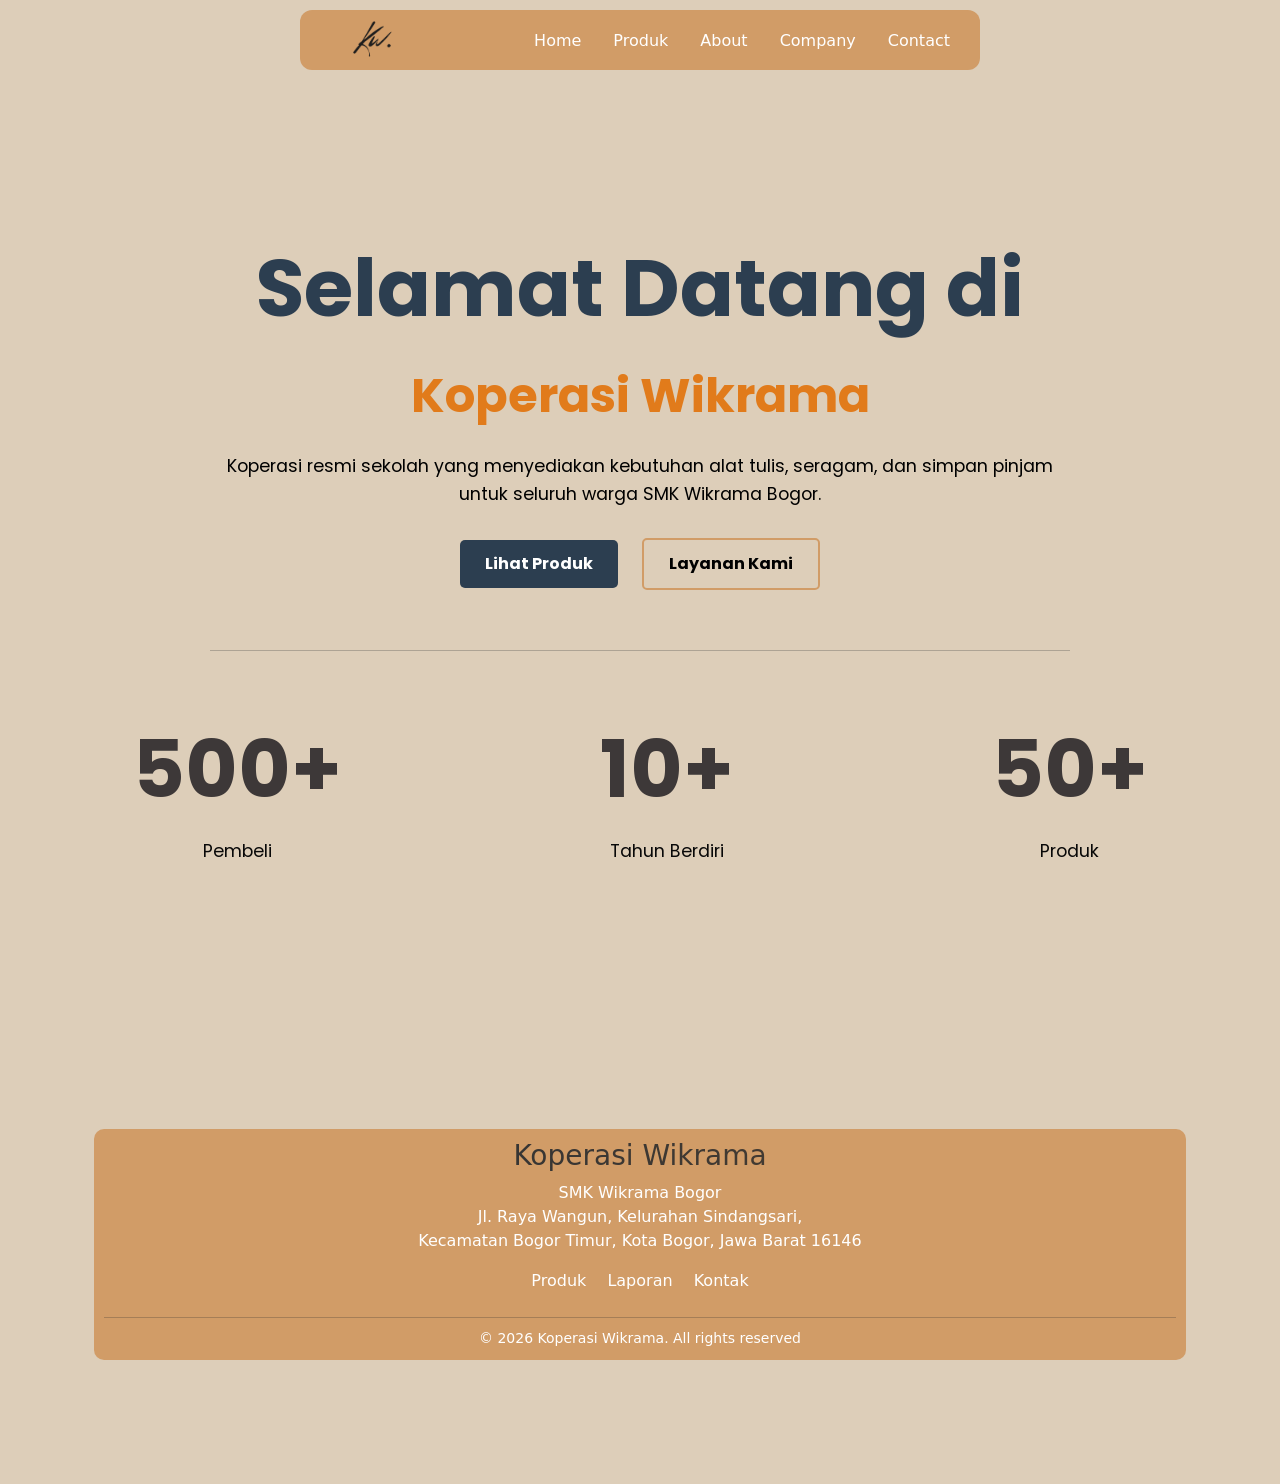
<file: index.html>
<!DOCTYPE html>
<html lang="en">

<head>
    <meta charset="UTF-8">
    <meta name="viewport" content="width=device-width, initial-scale=1.0">
    <!-- link bootstrap -->
    <link href="https://cdn.jsdelivr.net/npm/bootstrap@5.3.8/dist/css/bootstrap.min.css" rel="stylesheet"
        integrity="sha384-sRIl4kxILFvY47J16cr9ZwB07vP4J8+LH7qKQnuqkuIAvNWLzeN8tE5YBujZqJLB" crossorigin="anonymous">
    <!-- link font poppins -->
    <link rel="preconnect" href="https://fonts.googleapis.com">
    <link rel="preconnect" href="https://fonts.gstatic.com" crossorigin>
    <link
        href="https://fonts.googleapis.com/css2?family=Poppins:ital,wght@0,100;0,200;0,300;0,400;0,500;0,600;0,700;0,800;0,900;1,100;1,200;1,300;1,400;1,500;1,600;1,700;1,800;1,900&display=swap"
        rel="stylesheet">
    <!-- link animate -->
    <link rel="stylesheet" href="https://cdnjs.cloudflare.com/ajax/libs/animate.css/4.1.1/animate.min.css" />
    <!-- link style global -->
    <link rel="stylesheet" href="/src/style/global.css">
    <!-- link style navbar -->  
    <link rel="stylesheet" href="/src/style/component/navbar.css">
    <!-- link style footer -->
    <link rel="stylesheet" href="/src/style/component/footer.css">
    <!-- link style index -->
    <link rel="stylesheet" href="/src/style/index.css">

    <link rel="icon" type="image/png" href="/src/assets/images/Pavicon.png" sizes="512x512">
    <title>Koperasi Wikrama</title>
</head>

<body class="container-sm">
    <header class="container-sm">
        <nav id="navbar">
        </nav>
    </header>

    <main id="content" class="animate__animated animate__fadeInDown">

    </main>

    <footer id="footer" class="animate__animated animate__fadeInDown container-sm">
    </footer>
</body>


<!-- script navbar -->
<script src="/src/js/component/navbar.js"></script> 
<!-- script index -->
<script src="/src/js/index.js"></script>
<!-- script footer -->
<script src="/src/js/component/footer.js"></script>

</html>
</file>
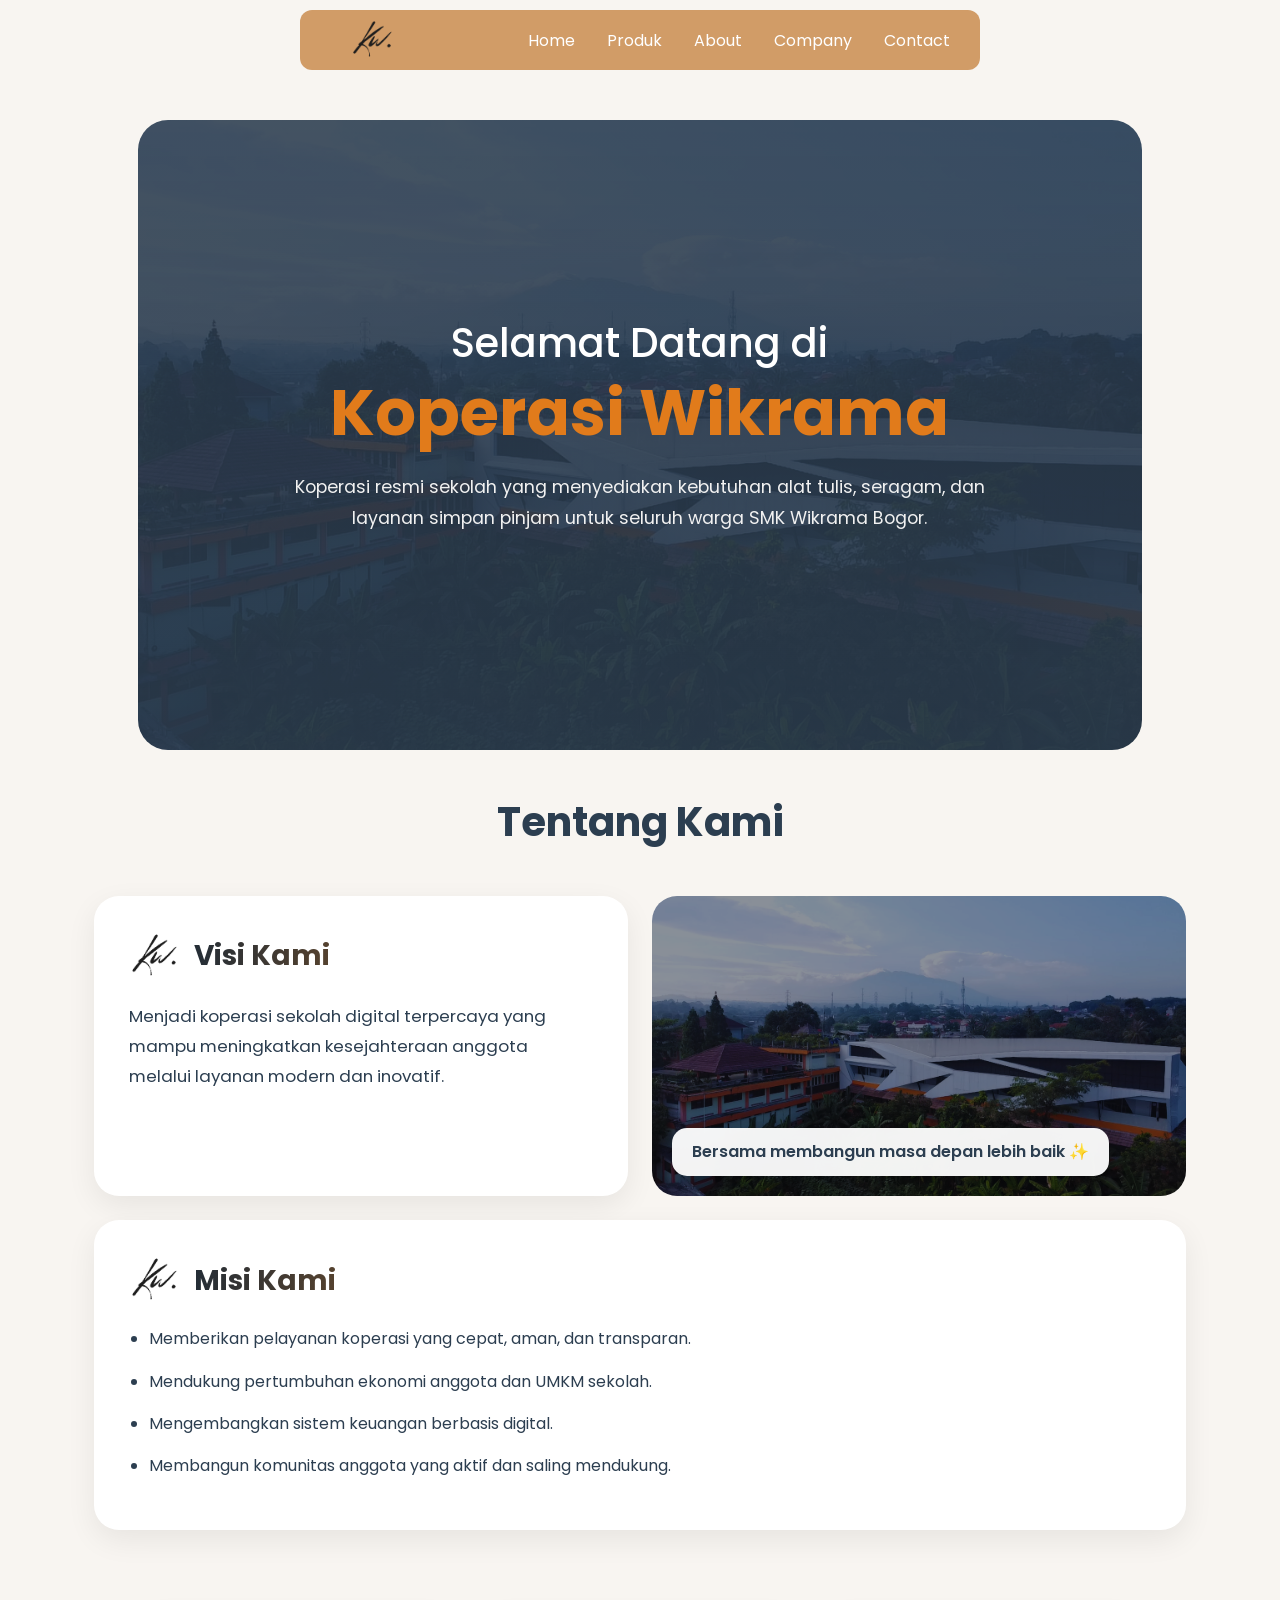
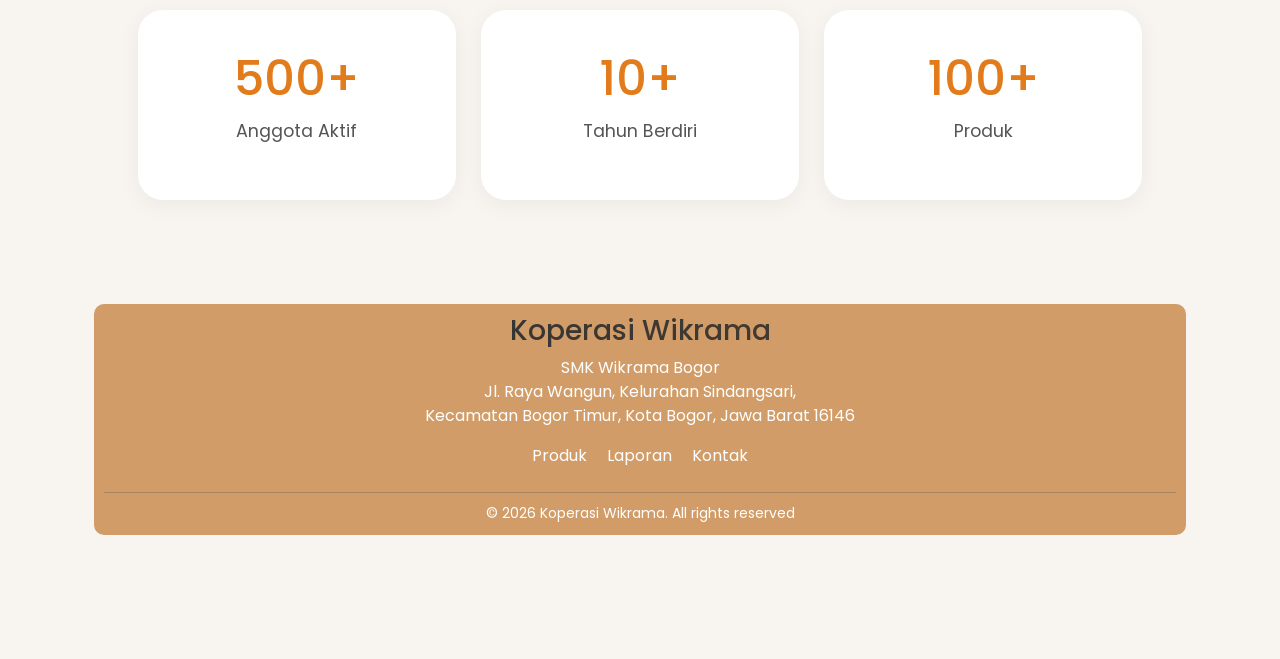
<file: about.html>
<!DOCTYPE html>
<html lang="en">

<head>
    <meta charset="UTF-8">
    <meta name="viewport" content="width=device-width, initial-scale=1.0">
    <!-- link bootstrap -->
    <link href="https://cdn.jsdelivr.net/npm/bootstrap@5.3.8/dist/css/bootstrap.min.css" rel="stylesheet"
        integrity="sha384-sRIl4kxILFvY47J16cr9ZwB07vP4J8+LH7qKQnuqkuIAvNWLzeN8tE5YBujZqJLB" crossorigin="anonymous">
    <!-- link font poppins -->
    <link rel="preconnect" href="https://fonts.googleapis.com">
    <link rel="preconnect" href="https://fonts.gstatic.com" crossorigin>
    <link
        href="https://fonts.googleapis.com/css2?family=Poppins:ital,wght@0,100;0,200;0,300;0,400;0,500;0,600;0,700;0,800;0,900;1,100;1,200;1,300;1,400;1,500;1,600;1,700;1,800;1,900&display=swap"
        rel="stylesheet">
    <!-- link animate -->
    <link rel="stylesheet" href="https://cdnjs.cloudflare.com/ajax/libs/animate.css/4.1.1/animate.min.css" />
    <!-- link style global -->
    <link rel="stylesheet" href="/src/style/global.css">
    <!-- link style navbar -->
    <link rel="stylesheet" href="/src/style/component/navbar.css">
    <!-- link style footer -->
    <link rel="stylesheet" href="/src/style/component/footer.css">
    <!-- link style about -->
    <link rel="stylesheet" href="/src/style/about.css">

    <link rel="icon" type="image/png" href="/src/assets/images/Pavicon.png" sizes="512x512">
    <title>Koperasi Wikrama</title>
</head>

<body class="container-sm">
    <header class="container-sm">
        <nav id="navbar">
        </nav>
    </header>

    <main id="content" class="about-page animate__animated animate__fadeIn">

        <!-- HERO -->
        <section class="hero-about text-center">
            <div class="hero-overlay">
                <h1>Selamat Datang di</h1>
                <h1 class="hero-title">Koperasi Wikrama</h1>

                <p class="hero-desc mx-auto">
                    Koperasi resmi sekolah yang menyediakan kebutuhan alat tulis,
                    seragam, dan layanan simpan pinjam untuk seluruh warga
                    SMK Wikrama Bogor.
                </p>
            </div>
        </section>

        <!-- VISI MISI -->
        <section class="container my-5">

            <h2 class="section-heading text-center">
                Tentang Kami
            </h2>

            <div class="row g-4 align-items-stretch">

                <!-- VISI -->
                <div class="col-lg-6">
                    <div class="custom-card h-100">
                        <div class="title-box">
                            <img src="/src/assets/images/Pavicon.png" alt="Logo">
                            <h3>Visi Kami</h3>
                        </div>

                        <p>
                            Menjadi koperasi sekolah digital terpercaya yang mampu
                            meningkatkan kesejahteraan anggota melalui layanan
                            modern dan inovatif.
                        </p>
                    </div>
                </div>

                <!-- IMAGE -->
                <div class="col-lg-6">
                    <div class="image-wrapper">
                        <img src="/src/assets/images/foto smk wikrama.png" alt="Foto Wikrama">

                        <div class="floating-badge">
                            Bersama membangun masa depan lebih baik ✨
                        </div>
                    </div>
                </div>

                <!-- MISI -->
                <div class="col-12">
                    <div class="custom-card">
                        <div class="title-box mb-3">
                            <img src="/src/assets/images/Pavicon.png" alt="Logo">
                            <h3>Misi Kami</h3>
                        </div>

                        <ul class="mission-list">
                            <li>Memberikan pelayanan koperasi yang cepat, aman, dan transparan.</li>
                            <li>Mendukung pertumbuhan ekonomi anggota dan UMKM sekolah.</li>
                            <li>Mengembangkan sistem keuangan berbasis digital.</li>
                            <li>Membangun komunitas anggota yang aktif dan saling mendukung.</li>
                        </ul>
                    </div>
                </div>

            </div>
        </section>

        <!-- STATISTIK -->
        <section class="stats-section">

            <div class="stat-box">
                <h2>500+</h2>
                <p>Anggota Aktif</p>
            </div>

            <div class="stat-box">
                <h2>10+</h2>
                <p>Tahun Berdiri</p>
            </div>

            <div class="stat-box">
                <h2>100+</h2>
                <p>Produk</p>
            </div>

        </section>

    </main>

    <footer id="footer" class="animate__animated animate__fadeInDown container-sm">
    </footer>
</body>


<!-- script navbar -->
<script src="/src/js/component/navbar.js"></script>
<!-- script index -->
<!-- <script src="/src/js/index.js"></script> -->
<!-- script footer -->
<script src="/src/js/component/footer.js"></script>

</html>
</file>
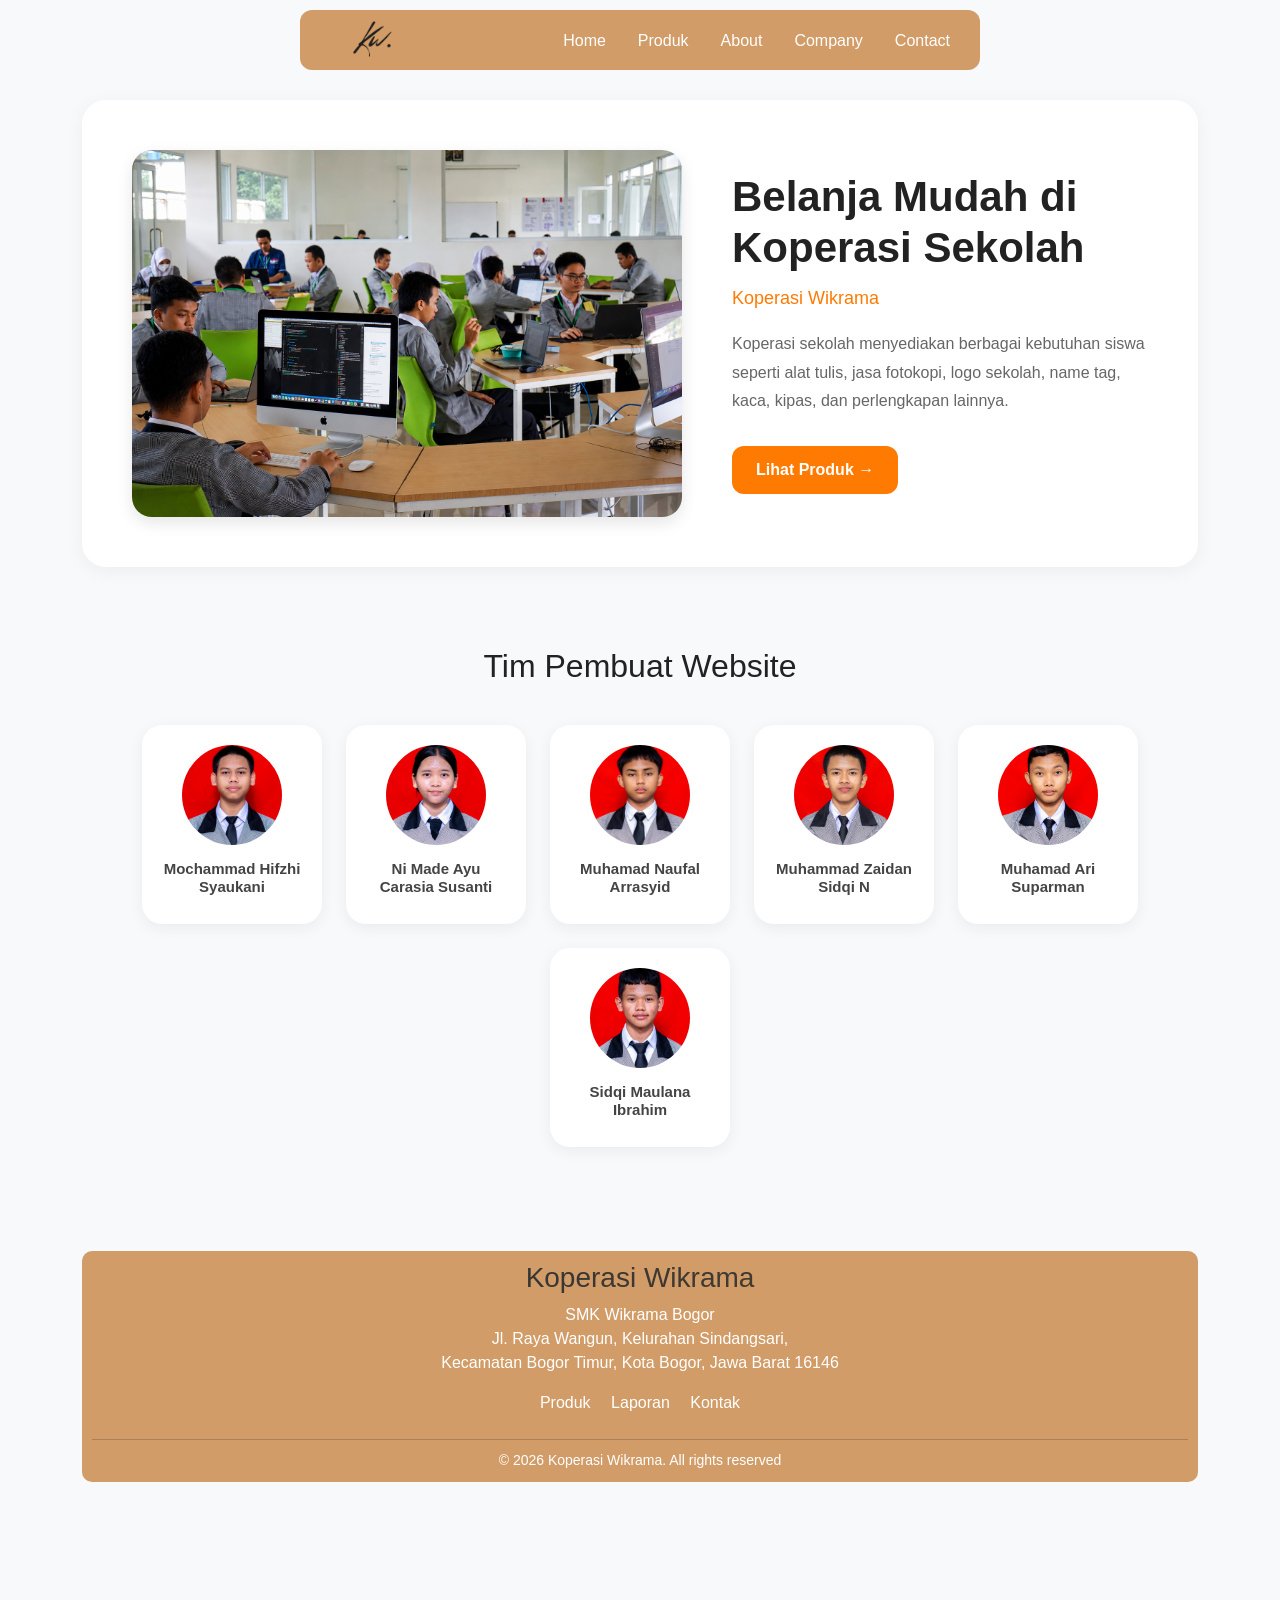
<file: company.html>
<!DOCTYPE html>
<html lang="en">

<head>
    <meta charset="UTF-8">
    <meta name="viewport" content="width=device-width, initial-scale=1.0">

    <!-- Bootstrap -->
    <link href="https://cdn.jsdelivr.net/npm/bootstrap@5.3.8/dist/css/bootstrap.min.css" rel="stylesheet">

    <!-- Animate CSS -->
    <link rel="stylesheet" href="https://cdnjs.cloudflare.com/ajax/libs/animate.css/4.1.1/animate.min.css" />

    <!-- CSS -->
    <link rel="stylesheet" href="/src/style/company.css">
    <link rel="stylesheet" href="/src/style/component/navbar.css">
    <link rel="stylesheet" href="/src/style/component/footer.css">

    <title>Koperasi Wikrama</title>
</head>

<body>
    <header class="container-sm">
        <nav id="navbar">
        </nav>
    </header>

    <main>
        <section class="company container animate__animated animate__fadeIn">

            <div class="hero">

                <div class="hero-image">
                    <img src="/src/assets/images/koperasi.png" alt="Koperasi Wikrama">
                </div>

                <div class="hero-text">
                    <h1>Belanja Mudah di Koperasi Sekolah</h1>

                    <h5>Koperasi Wikrama</h5>

                    <p>
                        Koperasi sekolah menyediakan berbagai kebutuhan siswa
                        seperti alat tulis, jasa fotokopi, logo sekolah,
                        name tag, kaca, kipas, dan perlengkapan lainnya.
                    </p>

                    <a href="produk.html" class="btn-custom">
                        Lihat Produk →
                    </a>
                </div>

            </div>

        </section>

        <section class="team container">

            <h2>Tim Pembuat Website</h2>

            <div class="team-container">

                <div class="member">
                    <img src="/src/assets/profile/foto formal hifzhi.jpg" alt="">
                    <h4>Mochammad Hifzhi Syaukani</h4>
                </div>

                <div class="member">
                    <img src="/src/assets/profile/foto formal kara.jpg.jpeg" alt="">
                    <h4>Ni Made Ayu Carasia Susanti</h4>
                </div>

                <div class="member">
                    <img src="/src/assets/profile/foto formal naufal.jpeg" alt="">
                    <h4>Muhamad Naufal Arrasyid</h4>
                </div>

                <div class="member">
                    <img src="/src/assets/profile/foto formal zaidan.JPG.jpeg" alt="">
                    <h4>Muhammad Zaidan Sidqi N</h4>
                </div>

                <div class="member">
                    <img src="/src/assets/profile/Ari.jpg.jpeg" alt="">
                    <h4>Muhamad Ari Suparman</h4>
                </div>

                <div class="member">
                    <img src="/src/assets/profile/foto formal sidqi.JPG.jpeg" alt="">
                    <h4>Sidqi Maulana Ibrahim</h4>
                </div>

            </div>

        </section>
    </main>

    <footer id="footer" class="animate__animated animate__fadeInDown container-sm">
    </footer>

</body>

<!-- script navbar -->
<script src="/src/js/component/navbar.js"></script>
<!-- script company -->
<script src="/src/js/company.js"></script>
<!-- script footer -->
<script src="/src/js/component/footer.js"></script>

</html>
</file>
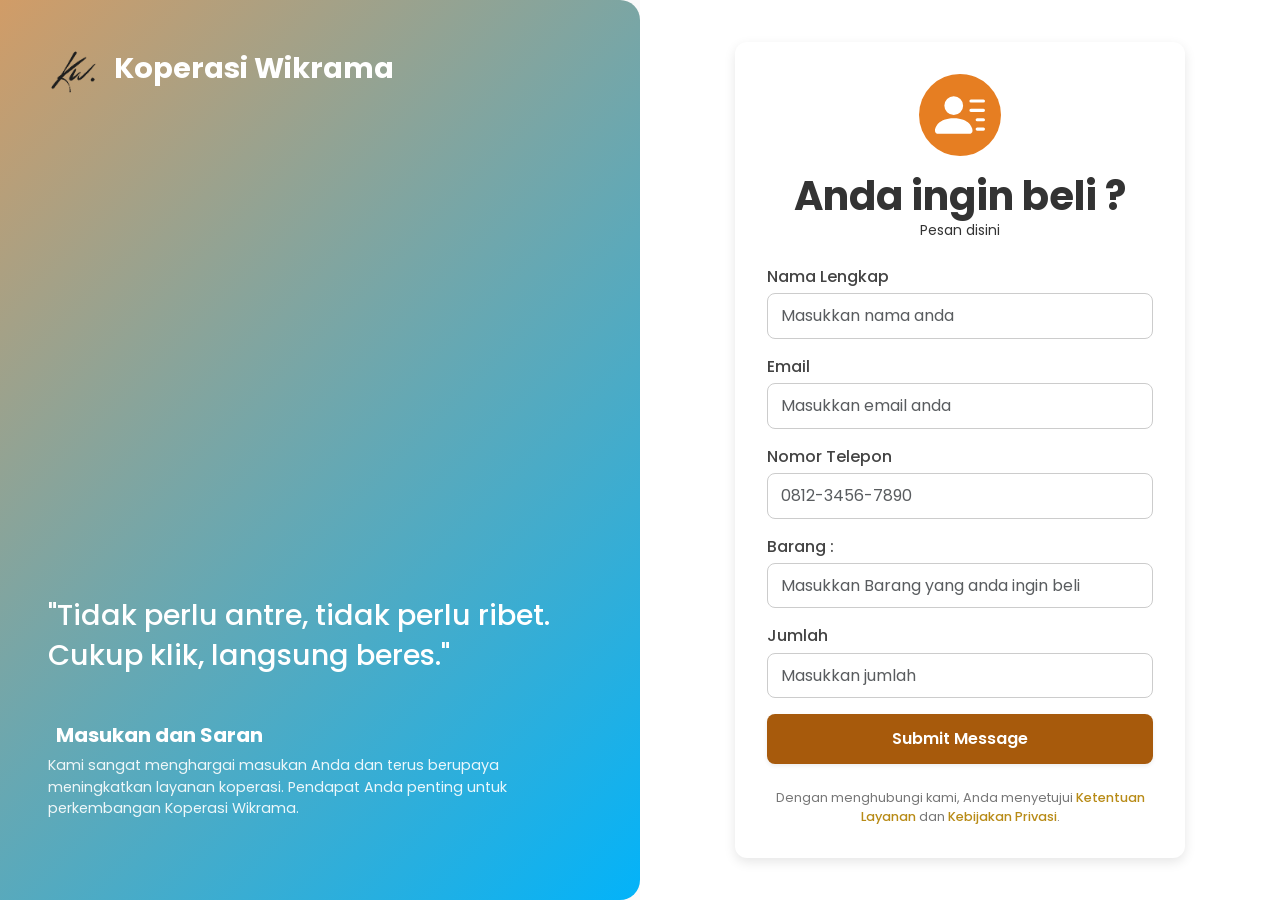
<file: contact.html>
<!DOCTYPE html>
<html lang="en">

<head>
    <meta charset="UTF-8">
    <meta name="viewport" content="width=device-width, initial-scale=1.0">
    <!-- link bootstrap -->
    <link href="https://cdn.jsdelivr.net/npm/bootstrap@5.3.8/dist/css/bootstrap.min.css" rel="stylesheet"
        integrity="sha384-sRIl4kxILFvY47J16cr9ZwB07vP4J8+LH7qKQnuqkuIAvNWLzeN8tE5YBujZqJLB" crossorigin="anonymous">
    <!-- link font poppins -->
    <link rel="preconnect" href="https://fonts.googleapis.com">
    <link rel="preconnect" href="https://fonts.gstatic.com" crossorigin>
    <link
        href="https://fonts.googleapis.com/css2?family=Poppins:ital,wght@0,100;0,200;0,300;0,400;0,500;0,600;0,700;0,800;0,900;1,100;1,200;1,300;1,400;1,500;1,600;1,700;1,800;1,900&display=swap"
        rel="stylesheet">
    <!-- link animate -->
    <link rel="stylesheet" href="https://cdnjs.cloudflare.com/ajax/libs/animate.css/4.1.1/animate.min.css" />
    <!-- link style global -->
    <link rel="stylesheet" href="/src/style/global.css">
    <!-- link style navbar -->
    <link rel="stylesheet" href="/src/style/component/navbar.css">
    <!-- link style footer -->
    <link rel="stylesheet" href="/src/style/component/footer.css">
    <!-- link style index -->
    <link rel="stylesheet" href="/src/style/kontak.css">

    <link rel="icon" type="image/png" href="/src/assets/images/Pavicon.png" sizes="512x512">
    <title>Koperasi Wikrama</title>
</head>

<body>
    <!-- <header class="container-sm">
        <nav id="navbar">
        </nav>
    </header> -->

    <main id="content" class="animate__animated animate__fadeInDown">
        <div class="container-fluid p-0 ">
            <div class="row min-vh-100 g-0">

                <div
                    class="col-md-6 d-none d-md-flex flex-column justify-content-between p-5 text-white contact-left-side">

                    <div class="">
                        <a href="/index.html" class="text-decoration-none text-white d-flex gap-3">
                            <img src="/src/assets/images/Pavicon.png" class="animate__animated animate__fadeInLeft"
                                style="height: 50px;">
                            <h1 class="fw-bold mb-3 animate__animated animate__fadeInDown">Koperasi Wikrama</h1>
                        </a>
                    </div>

                    <div class="mb-3">
                        <div class="mb-4">
                            <h1 class="animate__animated animate__jackInTheBox"> "Tidak perlu antre, tidak perlu ribet.
                                Cukup klik, langsung beres."</h1>
                        </div>

                        <div class="mb-0 mt-5 animate__animated animate__fadeInUp">
                            <h5 class="fw-bold mb-2"><i class="bi bi-lightbulb me-2 contact-icon"></i> Masukan dan Saran
                            </h5>
                            <p class="contact-desc-small">Kami sangat menghargai masukan Anda dan terus berupaya
                                meningkatkan layanan koperasi.
                                Pendapat Anda penting untuk perkembangan Koperasi Wikrama.</p>
                        </div>
                    </div>
                </div>

                <div class="col-12 col-md-6 d-flex align-items-center justify-content-center contact-right-side ">

                    <div class="w-100 contact-form-card animate__animated animate__bounceInLeft"
                        style="color: var(--teks-form) !important;">
                        <div class="text-center mb-4">
                            <div class="d-inline-flex p-3 bg-light rounded-circle mb-3"
                                style="background: #e67e22 !important;">
                                <svg xmlns="http://www.w3.org/2000/svg" width="50" height="50" fill="white"
                                    class="bi bi-person-lines-fill" viewBox="0 0 16 16">
                                    <path
                                        d="M6 8a3 3 0 1 1 0-6 3 3 0 0 1 0 6m-5 6s-1 0-1-1 1-4 6-4 6 3 6 4-1 1-1 1zM11 3.5a.5.5 0 0 1 .5-.5h4a.5.5 0 0 1 0 1h-4a.5.5 0 0 1-.5-.5m.5 2.5a.5.5 0 0 0 0 1h4a.5.5 0 0 0 0-1zm2 3a.5.5 0 0 0 0 1h2a.5.5 0 0 0 0-1zm0 3a.5.5 0 0 0 0 1h2a.5.5 0 0 0 0-1z" />
                                </svg>
                            </div>
                            <h1 class="fw-bold m-0">Anda ingin beli ?</h1>
                            <p class="text-muted small" style="color: var(--teks-form) !important;">Pesan disini </p>
                        </div>

                        <form id="contact">
                            <div class="mb-3">
                                <label for="nama" class="form-label contact-label">Nama Lengkap</label>
                                <input type="text" class="form-control contact-input" id="nama"
                                    placeholder="Masukkan nama anda" required>
                            </div>

                            <div class="mb-3">
                                <label for="email" class="form-label contact-label">Email</label>
                                <input type="email" class="form-control contact-input" id="email"
                                    placeholder="Masukkan email anda" required>
                            </div>

                            <div class="mb-3">
                                <label for="tel" class="form-label contact-label">Nomor Telepon</label>
                                <div class="input-group">
                                    <input type="tel" class="form-control contact-input" id="tel"
                                        placeholder="0812-3456-7890" required>
                                </div>
                            </div>

                            <div class="mb-3">
                                <label for="Barang" class="form-label contact-label">Barang :</label>
                                <input type="text" id="barang" class="form-control contact-input"
                                    placeholder="Masukkan Barang yang anda ingin beli" required>
                            </div>

                            <div class="mb-3">
                                <label for="jumlah" class="form-label contact-label">Jumlah</label>
                                <input type="number" id="jumlah" class="form-control contact-input" min="1"
                                    placeholder="Masukkan jumlah" required>
                            </div>

                            <button type="submit" class="contact-btn-submit w-100 fw-semibold shadow-sm mb-4">Submit
                                Message</button>

                            <p class="contact-terms-text text-center m-0">
                                Dengan menghubungi kami, Anda menyetujui <a href="#""
                                    class=" text-decoration-none">Ketentuan Layanan</a> dan
                                <a href="#" class="text-decoration-none">Kebijakan Privasi</a>.
                            </p>
                        </form>

                    </div>
                </div>

            </div>
        </div>
    </main>

    <!-- <footer id="footer" class="animate__animated animate__fadeInDown container-sm">
    </footer> -->
</body>


<!-- script navbar -->
<script src="/src/js/component/navbar.js"></script>
<!-- script kontak -->
<script src="/src/js/kontak.js"></script>
<!-- script footer -->
<script src="/src/js/component/footer.js"></script>

</html>
</file>
<file: src/style/global.css>
body {
  /* background: linear-gradient(to top right, #F3904F, #808080); */
  background-color: rgb(221, 206, 185);
  /* background-image: url(/src/assets/images/foto\ smk\ wikrama.png); */
  /* background-size: auto;
    background-repeat: no-repeat;
    background-position: center;  */
}
</file>
<file: src/style/component/navbar.css>
/* Blok navbar (logo + menu) */
.navbar {
  background-color: #d19c67;   /* warna background */
  border-radius: 12px;           /* sudut melengkung */
  margin: 10px 300px;            /* jarak kiri-kanan */
  padding: 0 10px;               /* jarak kiri-kanan */
  padding-bottom: 15px;
  height: 60px;                  /* tinggi kotak navbar */
  display: flex;                 /* aktifkan flexbox */
  align-items: center;           /* isi rata tengah vertikal */
  position: fixed;         /* navbar tetap di atas */
  top: 0;
  left: 0;
  right: 0;
  z-index: 1000;
  /* margin-bottom: 100px; */
}

/* Link di dalam navbar */
.navbar .nav-link {
  color: #ffffff;
}

.navbar .nav-link:hover {
  /* border: 1px solid #222; */
  border-radius: 5px;
  transition: 0.3s ease-in-out;
  transform: scale(1.1);
  color: #d1d1d1;
}

/* Logo brand */
.navbar .navbar-brand {
  color: #222;
  /* font-weight: bold; */
}
</file>
<file: src/style/component/footer.css>
footer .container {
  /* margin-top: 100px; */
  background-color: #d19c67;
  border-radius: 10px;
  padding: 10px;
  margin-bottom: 100px;
}

h3 {
  font-size: 28px;
  background: linear-gradient(90deg, #242d36, #55422f);
  -webkit-background-clip: text;
  -webkit-text-fill-color: transparent;
}

.footer-section p,
.footer-section a,
.footer-section small {
  color: #fff; /* teks putih */
}
</file>
<file: src/style/index.css>
/* Styling untuk main content */
#content {
  max-width: 900px;
  margin: 200px auto;
  text-align: center;
  font-family: poppins;
  padding: 20px;
}

/* Judul utama */
#content h1 {
  font-size: 5rem;
  color: #2c3e50;
  margin: 20px 0;
  font-weight: 700;
}

/* span */
#content span {
  font-size: 3rem;
  color: #e17b1b;
  margin: 40px 0;
  font-weight: 700;
}

/* Paragraf */
#content p {
  font-size: 1.1rem;
  color: #000000;
  line-height: 1.6;
  margin: 20px 0;
}

/* kolom-angka */
#content .kolom-angka{
  display: flex;
  justify-content: center;
}
#content .kolom-angka .angka h1 {
  color: #3d3838 !important;
}
#content .kolom-angka .angka p {
  color: #080808 !important;
}

/* Tombol umum */
#content a {
  display: inline-block;
  margin: 10px;
  padding: 12px 25px;
  text-decoration: none;
  font-weight: bold;
  border-radius: 5px;
  transition: 0.3s;
}

hr {
  margin-top: 50px;
  margin-bottom: 50px;
}

/* Tombol Produk */
.showProduck {
  background: #2c3e50;
  color: #fff;
}

.showProduck:hover {
  background: #242d36;
  transform: translateY(10px);
}

/* Tombol Layanan */
.Service {
  color: #000000;
  border: 2px solid #d19c67;
}

.Service:hover {
  background: #d19c67;
  color: #fff;
  transform: translateY(10px);
}

.kolom-angka {
  display: flex;
  gap: 30%;
}
</file>
<file: src/style/about.css>
* {
  margin: 0;
  padding: 0;
  box-sizing: border-box;
  font-family: "Poppins", sans-serif;
}

body {
  background: #f8f5f1;
  color: #2c3e50;
  overflow-x: hidden;
}

/* HERO */
.hero-about {
  margin-top: 120px;
  width: 90%;
  margin-inline: auto;
  min-height: 70vh;

  background:
    linear-gradient(rgba(44, 62, 80, 0.75), rgba(44, 62, 80, 0.85)),
    url("/src/assets/images/foto smk wikrama.png");

  background-size: cover;
  background-position: center;

  border-radius: 30px;

  display: flex;
  justify-content: center;
  align-items: center;

  padding: 50px;
  text-align: center;
}

.hero-overlay h1 {
  color: white;
  font-size: 2.5rem;
}

.hero-title {
  font-size: 4rem !important;
  font-weight: 700;
  color: #e17b1b !important;
}

.hero-desc {
  max-width: 700px;
  margin-top: 20px;
  color: #f1f1f1;
  font-size: 1.1rem;
  line-height: 1.8;
}

/* SECTION TITLE */
.section-heading {
  font-size: 2.5rem;
  margin-bottom: 50px;
  font-weight: 700;
}

/* CARD */
.custom-card {
  background: white;
  padding: 35px;
  border-radius: 25px;
  box-shadow: 0 10px 30px rgba(0, 0, 0, 0.07);
  transition: 0.3s;
}

.custom-card:hover {
  transform: translateY(-8px);
}

.title-box {
  display: flex;
  align-items: center;
  gap: 15px;
}

.title-box img {
  width: 50px;
  height: 50px;
}

.title-box h3 {
  margin: 0;
  font-weight: 700;
}

.custom-card p {
  margin-top: 20px;
  line-height: 1.8;
  font-size: 1.05rem;
}

/* IMAGE */
.image-wrapper {
  position: relative;
  overflow: hidden;
  border-radius: 25px;
  height: 100%;
}

.image-wrapper img {
  width: 100%;
  height: 100%;
  object-fit: cover;
  transition: 0.5s;
}

.image-wrapper:hover img {
  transform: scale(1.05);
}

/* FLOATING BADGE */
.floating-badge {
  position: absolute;
  bottom: 20px;
  left: 20px;

  background: rgba(255, 255, 255, 0.95);
  backdrop-filter: blur(10px);

  padding: 12px 20px;
  border-radius: 15px;

  font-weight: 600;
  color: #2c3e50;

  box-shadow: 0 5px 20px rgba(0, 0, 0, 0.15);
}

/* MISSION */
.mission-list {
  margin-top: 20px;
  padding-left: 20px;
}

.mission-list li {
  margin-bottom: 15px;
  line-height: 1.7;
}

/* STATS */
.stats-section {
  width: 90%;
  margin: 80px auto;

  display: grid;
  grid-template-columns: repeat(auto-fit, minmax(220px, 1fr));
  gap: 25px;
}

.stat-box {
  background: white;
  padding: 40px 20px;
  border-radius: 25px;
  text-align: center;

  box-shadow: 0 5px 25px rgba(0, 0, 0, 0.05);

  transition: 0.3s;
}

.stat-box:hover {
  transform: translateY(-10px);
}

.stat-box h2 {
  font-size: 3rem;
  color: #e17b1b;
  margin-bottom: 10px;
}

.stat-box p {
  font-size: 1.1rem;
  color: #555;
}

/* RESPONSIVE */
@media (max-width: 768px) {
  .hero-title {
    font-size: 2.8rem !important;
  }

  .hero-overlay h1 {
    font-size: 2rem;
  }

  .hero-desc {
    font-size: 1rem;
  }

  .section-heading {
    font-size: 2rem;
  }
}
</file>
<file: src/style/company.css>
* {
  margin: 0;
  padding: 0;
  box-sizing: border-box;
}

body {
  font-family: "Poppins", sans-serif;
  background: #f8f9fa;
  color: #333;
}

.company {
  padding-top: 100px;
}

.hero {
  display: flex;
  align-items: center;
  justify-content: space-between;
  gap: 50px;

  background: #fff;

  padding: 50px;
  border-radius: 24px;

  box-shadow: 0 4px 20px rgba(0, 0, 0, 0.05);
}

.hero-image img {
  width: 100%;
  max-width: 550px;

  border-radius: 20px;
  object-fit: cover;

  box-shadow: 0 6px 16px rgba(0, 0, 0, 0.1);
}

.hero-text {
  flex: 1;
}

.hero-text h1 {
  font-size: 42px;
  font-weight: 700;

  line-height: 1.2;
  margin-bottom: 15px;

  color: #222;
}

.hero-text h5 {
  font-size: 18px;
  font-weight: 500;

  color: #ff7a00;

  margin-bottom: 20px;
}

.hero-text p {
  font-size: 16px;
  line-height: 1.8;

  color: #666;

  margin-bottom: 30px;
}

.btn-custom {
  display: inline-block;

  padding: 12px 24px;

  background: #ff7a00;
  color: white;

  border-radius: 12px;

  text-decoration: none;
  font-weight: 600;

  transition: 0.3s ease;
}

.btn-custom:hover {
  background: #e86d00;
  transform: translateY(-3px);
}

.team {
  margin-top: 80px;
  margin-bottom: 80px;

  text-align: center;
}

.team h2 {
  font-size: 32px;
  margin-bottom: 40px;

  color: #222;
}

.team-container {
  display: flex;
  justify-content: center;
  flex-wrap: wrap;

  gap: 24px;
}

.member {
  background: white;

  width: 180px;
  padding: 20px;

  border-radius: 20px;

  box-shadow: 0 4px 16px rgba(0, 0, 0, 0.06);

  transition: 0.3s ease;
}

.member:hover {
  transform: translateY(-6px);
}

.member img {
  width: 100px;
  height: 100px;

  object-fit: cover;
  border-radius: 50%;

  margin-bottom: 15px;
}

.member h4 {
  font-size: 15px;
  font-weight: 600;

  color: #444;
}
</file>
<file: src/style/kontak.css>
/* ====== Global ====== */
body {
    font-family: 'Poppins', sans-serif;
    background-color: #f9f9f9;
    color: #333;
}

/* ====== Left Side ====== */
.contact-left-side {
    background: linear-gradient(135deg, #d19c67, #03b3f9);
    border-radius: 0 20px 20px 0;
}

.contact-left-side h1 {
    font-size: 1.8rem;
    line-height: 1.4;
}

.contact-desc-small {
    font-size: 0.9rem;
    opacity: 0.9;
}

/* ====== Right Side ====== */
.contact-right-side {
    background-color: #fff;
    padding: 2rem;
}

.contact-form-card {
    max-width: 450px;
    background: #ffffff;
    border-radius: 12px;
    padding: 2rem;
    box-shadow: 0 4px 12px rgba(0,0,0,0.1);
}

/* ====== Form ====== */
.contact-label {
    font-weight: 500;
    margin-bottom: 0.3rem;
    color: #444;
}

.contact-input {
    border-radius: 8px;
    border: 1px solid #ccc;
    padding: 0.6rem 0.8rem;
    transition: all 0.3s ease;
}

.contact-input:focus {
    border-color: #d19c67;;
    box-shadow: 0 0 6px rgba(41, 128, 185, 0.3);
}

/* ====== Select ====== */
.contact-input option {
    padding: 0.5rem;
}

/* ====== Button ====== */
.contact-btn-submit {
    background: #a75a0c;
    color: #fff;
    border: none;
    border-radius: 8px;
    padding: 0.8rem;
    transition: background 0.3s ease;
}

.contact-btn-submit:hover {
    background: #9b5607;
}

/* ====== Terms ====== */
.contact-terms-text {
    font-size: 0.8rem;
    color: #777;
}

.contact-terms-text a {
    color: #b88b17;
    font-weight: 500;
}
</file>
